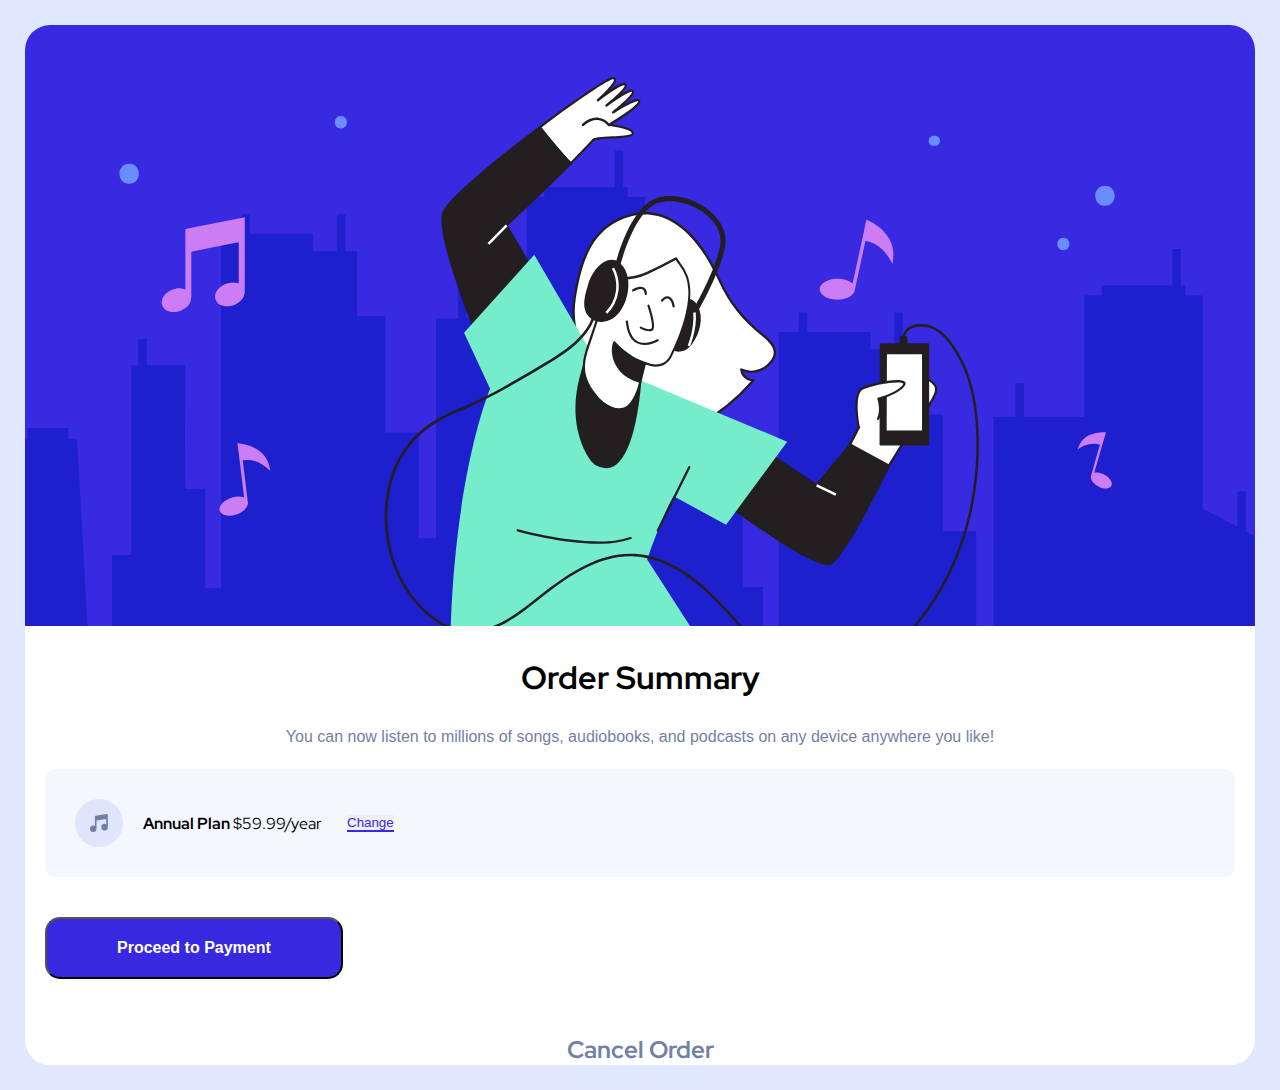
<file: order-summary-component-main/index.html>
<!DOCTYPE html>
<html lang="en">
  <head>
    <meta charset="UTF-8" />
    <meta name="viewport" content="width=device-width, initial-scale=1.0" />
    <!-- displays site properly based on user's device -->

    <link
      rel="icon"
      type="image/png"
      sizes="32x32"
      href="./images/favicon-32x32.png"
    />

    <title>Frontend Mentor | Order summary card</title>

    <link rel="stylesheet" href="styles.css" />
  </head>
  <body>
    <div class="inline">
      <img class="img" src="./images/illustration-hero.svg" />

      <h1>Order Summary</h1>
      <p>
        You can now listen to millions of songs, audiobooks, and podcasts on any
        device anywhere you like!
      </p>

      <div class="plan">
        <img class="push" src="./images/icon-music.svg" />

        <div>
          <strong>Annual Plan</strong>
          $59.99/year
        </div>

        <button class="but">Change</button>
      </div>

      <button class="pay">Proceed to Payment</button>

      <h2>Cancel Order</h2>
    </div>
  </body>
</html>
</file>
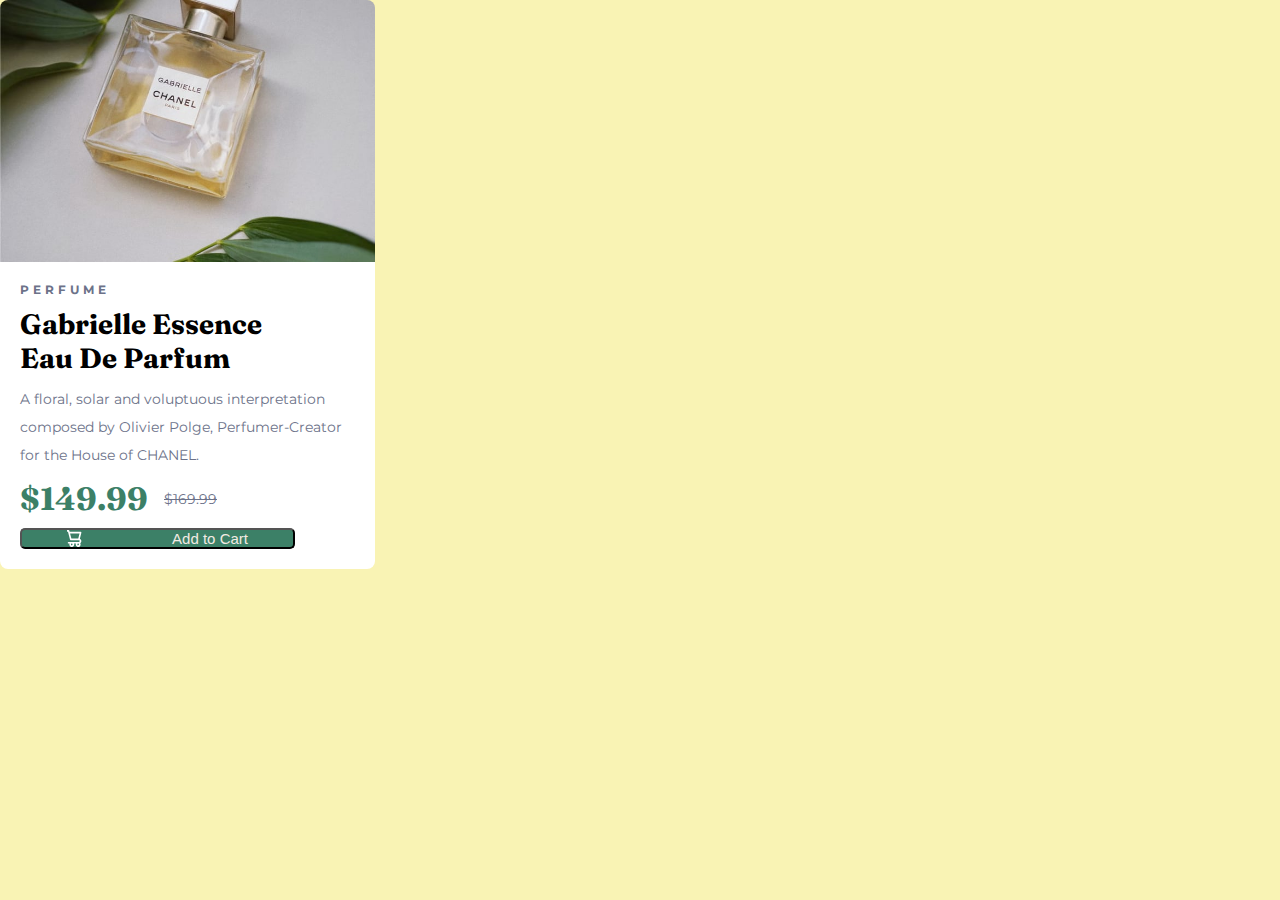
<file: product-preview-card-component-main/index.html>
<!DOCTYPE html>
<html lang="en">
  <head>
    <meta charset="UTF-8" />
    <meta name="viewport" content="width=device-width, initial-scale=1.0" />
    <!-- displays site properly based on user's device -->

    <link
      rel="icon"
      type="image/png"
      sizes="32x32"
      href="./images/favicon-32x32.png"
    />
    <link rel="stylesheet" href="styles.css" />
    <title>Frontend Mentor | Product preview card component</title>
  </head>

  <body style="background-color: rgba(248, 241, 168, 0.863)">
    <div class="container">
      <div class="img-wrapper">
        <img src="./images/image-product-mobile.jpg" alt="" />
      </div>
      <div class="product-info">
        <h2 class="product-category">Perfume</h2>
        <h1 class="product-name">Gabrielle Essence Eau De Parfum</h1>
        <p class="product-desc">
          A floral, solar and voluptuous interpretation composed by Olivier
          Polge, Perfumer-Creator for the House of CHANEL.
        </p>
        <div class="price">
          <span class="price-sale">$149.99</span>
          <s class="price-original">$169.99</s>
        </div>
        <button>
          <img src="./images/icon-cart.svg" />
          Add to Cart
        </button>
      </div>
    </div>
  </body>
</html>
</file>
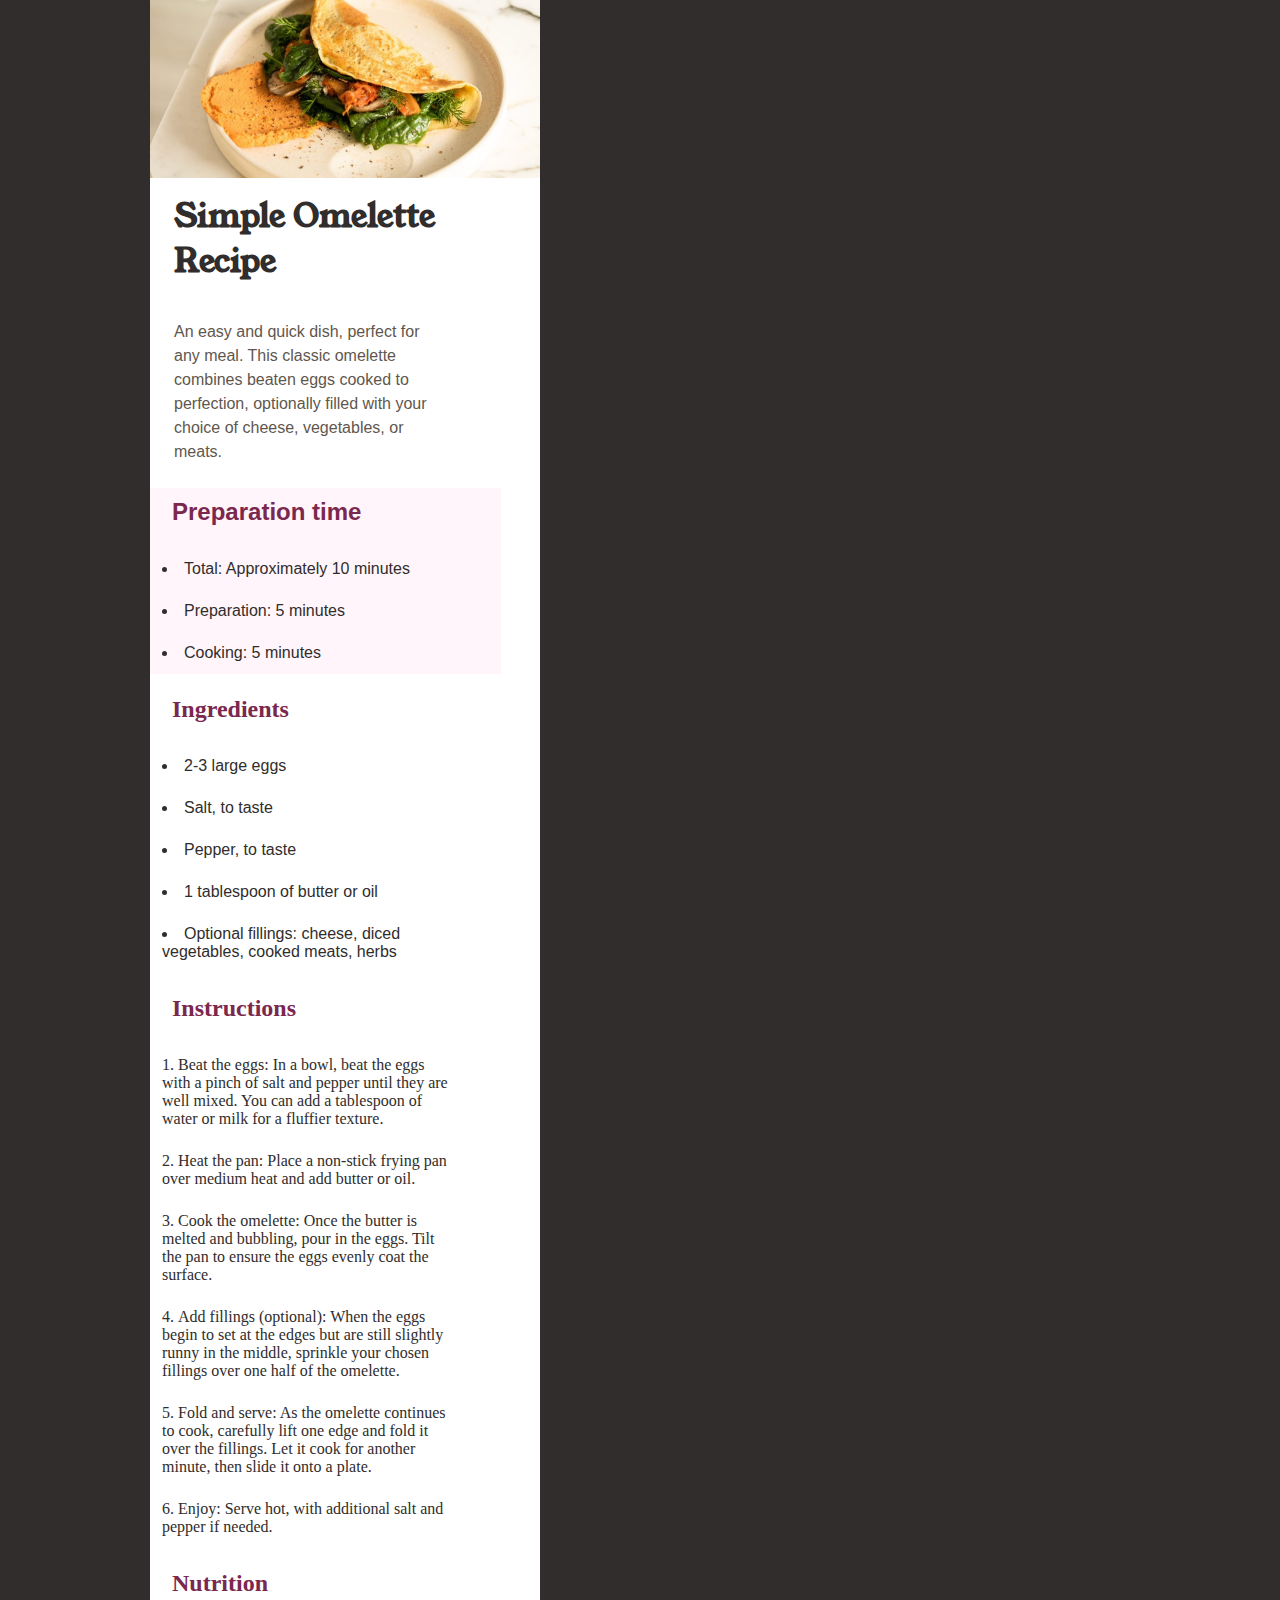
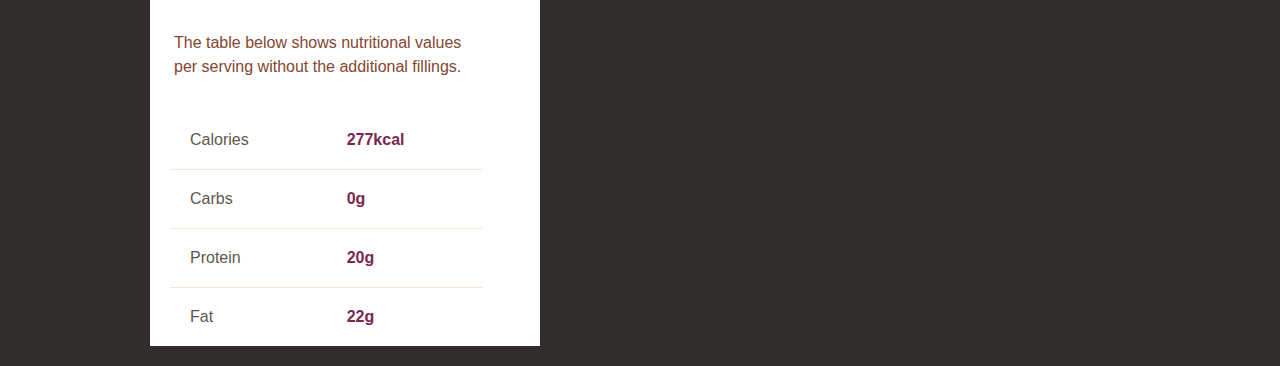
<file: recipe-page-main/index.html>
<!DOCTYPE html>
<html lang="en">
  <head>
    <meta charset="UTF-8" />
    <meta name="viewport" content="width=device-width, initial-scale=1.0" />
    <!-- displays site properly based on user's device -->

    <link
      rel="icon"
      type="image/png"
      sizes="32x32"
      href="./assets/images/favicon-32x32.png"
    />

    <title>Frontend Mentor | Recipe page</title>

    <!-- Feel free to remove these styles or customise in your own stylesheet 👍 -->
    <style>
      .attribution {
        font-size: 11px;
        text-align: center;
      }
      .attribution a {
        color: hsl(228, 45%, 44%);
      }
    </style>
    <link rel="stylesheet" href="styles.css" />
  </head>
  <body>
    <div class="main">
      <div class="img">
        <img class="omlrecipe" src="./assets/images/image-omelette.jpeg" />
        <h1>Simple Omelette Recipe</h1>

        <p>
          An easy and quick dish, perfect for any meal. This classic omelette
          combines beaten eggs cooked to perfection, optionally filled with your
          choice of cheese, vegetables, or meats.
        </p>
      </div>

      <div class="preptime">
        <h2 class="sans">Preparation time</h2>
        <ul class="instruct">
          <li><strong>Total:</strong> Approximately 10 minutes</li>

          <li><strong>Preparation:</strong> 5 minutes</li>

          <li><strong>Cooking:</strong> 5 minutes</li>
        </ul>
      </div>

      <h2>Ingredients</h2>
      <ul class="instruct">
        <li>2-3 large eggs</li>

        <li>Salt, to taste</li>

        <li>Pepper, to taste</li>

        <li>1 tablespoon of butter or oil</li>

        <li>
          Optional fillings: cheese, diced vegetables, cooked meats, herbs
        </li>
      </ul>

      <div>
        <h2>Instructions</h2>

        <ol>
          <li>
            <strong> Beat the eggs:</strong> In a bowl, beat the eggs with a
            pinch of salt and pepper until they are well mixed. You can add a
            tablespoon of water or milk for a fluffier texture.
          </li>
          <li>
            <strong>Heat the pan: </strong> Place a non-stick frying pan over
            medium heat and add butter or oil.
          </li>
          <li>
            <strong>Cook the omelette:</strong> Once the butter is melted and
            bubbling, pour in the eggs. Tilt the pan to ensure the eggs evenly
            coat the surface.
          </li>
          <li>
            <strong>Add fillings (optional):</strong> When the eggs begin to set
            at the edges but are still slightly runny in the middle, sprinkle
            your chosen fillings over one half of the omelette.
          </li>
          <li>
            <strong>Fold and serve:</strong> As the omelette continues to cook,
            carefully lift one edge and fold it over the fillings. Let it cook
            for another minute, then slide it onto a plate.
          </li>
          <li>
            <strong>Enjoy:</strong> Serve hot, with additional salt and pepper
            if needed.
          </li>
        </ol>
      </div>

      <h2>Nutrition</h2>
      <p class="Nutritionvalues">
        The table below shows nutritional values per serving without the
        additional fillings.
      </p>

      <div>
        <table>
          <tr>
            <td>Calories</td>
            <td>277kcal</td>
          </tr>
          <tr>
            <td>Carbs</td>
            <td>0g</td>
          </tr>
          <tr>
            <td>Protein</td>
            <td>20g</td>
          </tr>
          <tr>
            <td>Fat</td>
            <td>22g</td>
          </tr>
        </table>
      </div>
    </div>
  </body>
</html>
</file>
<file: order-summary-component-main/styles.css>
@import url("https://fonts.googleapis.com/css2?family=Fraunces:ital,opsz,wght@0,9..144,100..900;1,9..144,100..900&family=Montserrat:ital,wght@0,100..900;1,100..900&family=Red+Hat+Display:ital,wght@0,300..900;1,300..900&display=swap");

:root {
  --Pale-blue: hsl(225, 100%, 94%);
  --Bright-blue: hsl(245, 75%, 52%);
  --Very-pale-blue: hsl(225, 100%, 98%);
  --Desaturated-blue: hsl(224, 23%, 55%);
  --Dark-blue: hsl(223, 47%, 23%);
}

* {
  margin: 0px;
  padding: 0px;
}

body {
  background-color: var(--Pale-blue);
  font-family: "Red Hat Display";
}

.inline {
  /* display: inline-flex; */
  /* flex-direction: column; */
  background-color: white;
  /* align-items: center; */
  /* justify-content: center; */
  margin: 25px;
  border-radius: 25px;
}

.img {
  border-radius: 25px;
  border-bottom-left-radius: 0px;
  border-bottom-right-radius: 0px;
  width: 100%;
}

h1 {
  text-align: center;
  margin: 25px;
}

p {
  text-align: center;
  margin: 20px;
  color: var(--Desaturated-blue);
  font-size: 16px;
  font: 1em sans-serif;
  line-height: 25px;
}

.plan {
  display: flex;
  flex-direction: row;
  background-color: var(--Very-pale-blue);
  align-items: center;
  border-radius: 10px;
  margin: 20px;
  font-size: 16px;
  padding: 30px;
  align-content: space-between;
}

.but {
  border-left: 0px;
  color: var(--Bright-blue);
  border-bottom: solid 2px;
  border-top: 0px;
  border-right: 0px;
  justify-content: center;
  margin-left: 25px;
}

.pay {
  font-size: 16px;
  background-color: var(--Bright-blue);
  color: white;
  border-radius: 15px;
  padding: 20px;
  font-weight: 900;
  margin: 20px;
  margin-bottom: 30px;
  padding-left: 70px;
  padding-right: 70px;
}

h2 {
  text-align: center;
  color: var(--Desaturated-blue);
  margin: 25px;
}
.push {
  margin-right: 20px;
}
</file>
<file: product-preview-card-component-main/styles.css>
@import url("https://fonts.googleapis.com/css2?family=Fraunces:ital,opsz,wght@0,9..144,100..900;1,9..144,100..900&family=Montserrat:ital,wght@0,100..900;1,100..900&display=swap");

:root {
  --dark-cyan: hsl(158, 36%, 37%);
  --cream: hsl(30, 38%, 92%);
  --very-dark-blue: hsl(212, 21%, 14%);
  --dark-grayish-blue: hsl(228, 12%, 48%);
}

* {
  box-sizing: border-box;
  margin: 0;
  padding: 0;
}

button {
  width: 275px;
  background-color: var(--dark-cyan);
  text-align: center;
  color: var(--cream);
  border-radius: 5px;
  justify-content: space-around;
  display: flex;
  font-size: 15px;
}
body {
  font-family: Montserrat;

  font-size: 14px;
  width: 375px;
}

.container {
  border-radius: 8px;
  overflow: hidden;
}

.product-name {
  font-family: Fraunces;
  width: 15ch;
}

.img-wrapper img {
  width: 100%;
  display: block;
}

.product-info {
  background-color: white;
  padding: 20px;
}

.product-info > * + * {
  margin-top: 10px;
}

.product-category {
  color: var(--dark-grayish-blue);
  font-size: 12px;
  text-transform: uppercase;
  letter-spacing: 4px;
}

.product-desc {
  color: var(--dark-grayish-blue);
  line-height: 2;
}

.price {
  display: flex;
  align-items: center;
  gap: 16px;
}

.price-sale {
  font-size: 32px;
  font-family: Fraunces;
  font-weight: bold;
  color: var(--dark-cyan);
}

.price-original {
  font-size: 14px;
  color: var(--dark-grayish-blue);
}

/* 

total width = content + padding + border  


without border-box, "css width" is to set content's witdth
ex: css width is 500px, padding: 10px, border: 10px, 
total width = 500 + 20 + 20 = 540px


with border-box, "css width" is to set the total width with padding and border fixed, and content is recalculated
ex: css width is 500px, padding: 10px, border: 10px,
total width = 460 + 20 + 20 = 500px

*/

/* innermost box in box model is the content box  */

/* 500 - 20*2 - 15*2
500 - 40 - 30 = 430 */

/* without box-sizing: border-box, total width = width + padding + border
with box-sizing: border-box, total width = width  */

/* 
width: 100px
padding: 20px
content: 100px;
total width: 140px


padding: 20px
width: 100px
content: 60px;
total width: 100px */

/* * {
  border: 1px solid red;
  padding: 4px;
} */

/* body {
  padding: px;
  border: 0;
}

.smells {
  display: flex;
  flex-direction: column;
  justify-content: flex-start;
  font-weight: 900;
  background-color: white;
}
.smell1 {
  display: flex;
  justify-content: center;
}
.smell2 {
  width: 25%;
  background-color: green;
  justify-content: space-around;
  display: flex;
  color: white;
  border-radius: 50px;
}
.light {
  color: lime;
  font-size: 50px;
}
h4 {
  color: #d4d3d3;
} */
</file>
<file: recipe-page-main/styles.css>
@import url("https://fonts.googleapis.com/css2?family=Outfit:wght@100..900&family=Young+Serif&display=swap");

:root {
  --White: hsl(0, 0%, 100%);

  --Stone-100: hsl(30, 54%, 90%);
  --Stone-150: hsl(30, 18%, 87%);
  --Stone-600: hsl(30, 10%, 34%);
  --Stone-900: hsl(24, 5%, 18%);

  --Brown-800: hsl(14, 45%, 36%);

  --rose-800: hsl(332, 51%, 32%);
  --Rose-50: hsl(330, 100%, 98%);
}

* {
  margin: 0;
  padding: 0;
  box-sizing: border-box;
  scroll-behavior: smooth;
}

body {
  font-family: serif;
  background-color: var(--Stone-900);
  margin-left: 150px;
}
.omlrecipe {
  width: 100%;
}

.main {
  list-style-position: inside;
  width: 390px;
  background-color: var(--White);
}
li {
  padding: 12px;
  font-size: 16px;
  color: var(--Stone-900);
  font-weight: 300;
  width: 80%;
}

h1 {
  color: var(--Stone-900);
  font-weight: bold;
  font-family: "Young serif";
  padding: 12px;
  margin-left: 12px;
  width: 80%;
}
p {
  color: var(--Stone-600);
  width: 75%;
  font-size: 16px;
  line-height: 24px;
  margin: 12px;
  padding: 12px;
  font-family: sans-serif;
}
.preptime {
  background-color: var(--Rose-50);
  color: var(--rose-800);
  width: 90%;
  font-weight: 900;
  font-family: sans-serif;
}

h2 {
  color: var(--rose-800);
  margin: 12px;
  padding: 10px;
  font-family: serif;
}

ol {
  color: red;
}

table {
  color: var(--Stone-900);
  margin: 20px;
  padding: 20px;
  width: 80%;
  border-collapse: collapse;
}

tr + tr {
  border-top: var(--Stone-100) solid 1px;
}
.Nutritionvalues {
  width: 80%;
  color: var(--Brown-800);
  font-family: sans-serif;
}
td {
  font-family: sans-serif;
  padding: 20px;
  font-size: 16px;
}
td:first-child {
  color: var(--Stone-600);
  font-weight: 100;
}
td:nth-child(2) {
  color: var(--rose-800);
  font-weight: 900;
}

.instruct {
  font-family: sans-serif;
  font-size: 16px;
  color: var(--Stone-600);
}
.sans {
  font-family: sans-serif;
}
</file>
